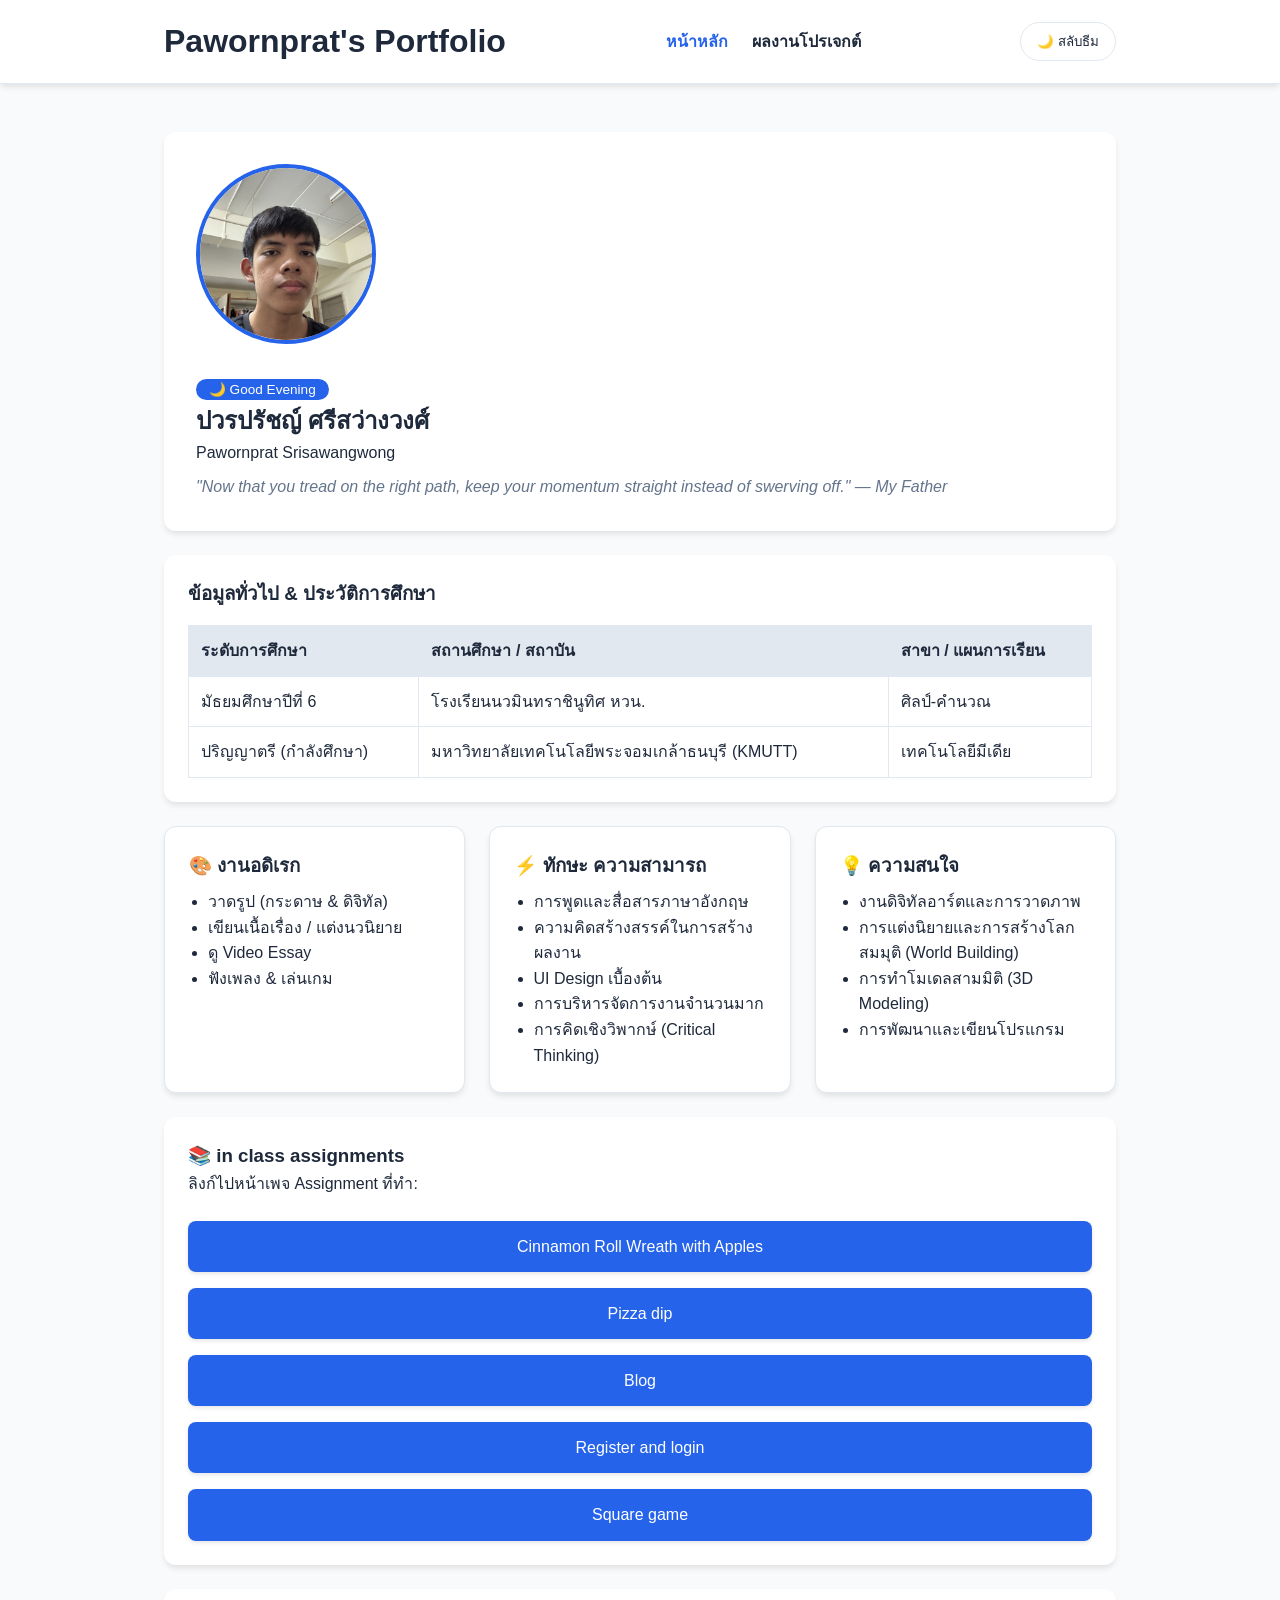
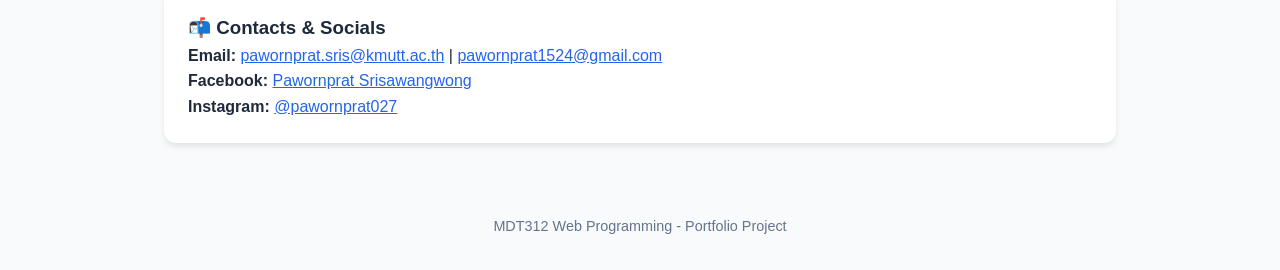
<file: index.html>
<!DOCTYPE html>
<html lang="th">
<head>
    <meta charset="UTF-8">
    <meta name="viewport" content="width=device-width, initial-scale=1.0">
    <title>Portfolio - ปวรปรัชญ์ ศรีสว่างวงศ์</title>
    <!-- เชื่อมต่อ External CSS เดียวกันทั้ง 2 หน้า HTML -->
    <link rel="stylesheet" href="style.css">
    <!-- เชื่อมต่อ External JavaScript -->
    <script src="system.js" defer></script>
</head>
<body>
    <header>
        <div class="container nav-container">
            <h1 class="logo">Pawornprat's Portfolio</h1>
            <nav>
                <ul class="nav-links">
                    <li><a href="index.html" class="active">หน้าหลัก</a></li>
                    <li><a href="project.html">ผลงานโปรเจกต์</a></li>
                </ul>
            </nav>
            <button id="theme-toggle" class="btn-theme">🌙 สลับธีม</button>
        </div>
    </header>

    <main class="container">
        <!-- Profile Section -->
        <section class="profile-card">
            <img src="Photo.jpg" alt="รูปถ่ายปวรปรัชญ์" class="profile-img">
            <div class="profile-info">
                <span id="greeting" class="badge">ยินดีต้อนรับ</span>
                <h2>ปวรปรัชญ์ ศรีสว่างวงศ์</h2>
                <p class="subtitle">Pawornprat Srisawangwong</p>
                <p class="quote">"Now that you tread on the right path, keep your momentum straight instead of swerving off." — My Father</p>
            </div>
        </section>

        <!-- General Info & Education Section -->
        <section class="section-block">
            <h3>ข้อมูลทั่วไป & ประวัติการศึกษา</h3>
            <table class="custom-table">
                <thead>
                    <tr>
                        <th>ระดับการศึกษา</th>
                        <th>สถานศึกษา / สถาบัน</th>
                        <th>สาขา / แผนการเรียน</th>
                    </tr>
                </thead>
                <tbody>
                    <tr>
                        <td>มัธยมศึกษาปีที่ 6</td>
                        <td>โรงเรียนนวมินทราชินูทิศ หวน.</td>
                        <td>ศิลป์-คำนวณ</td>
                    </tr>
                    <tr>
                        <td>ปริญญาตรี (กำลังศึกษา)</td>
                        <td>มหาวิทยาลัยเทคโนโลยีพระจอมเกล้าธนบุรี (KMUTT)</td>
                        <td>เทคโนโลยีมีเดีย</td>
                    </tr>
                </tbody>
            </table>
        </section>

        <!-- Hobbies, Skills, Interests -->
        <div class="info-grid">
            <div class="card">
                <h3>🎨 งานอดิเรก</h3>
                <ul>
                    <li>วาดรูป (กระดาษ & ดิจิทัล)</li>
                    <li>เขียนเนื้อเรื่อง / แต่งนวนิยาย</li>
                    <li>ดู Video Essay</li>
                    <li>ฟังเพลง & เล่นเกม</li>
                </ul>
            </div>

            <div class="card">
                <h3>⚡ ทักษะ ความสามารถ</h3>
                <ul>
                    <li>การพูดและสื่อสารภาษาอังกฤษ</li>
                    <li>ความคิดสร้างสรรค์ในการสร้างผลงาน</li>
                    <li>UI Design เบื้องต้น</li>
                    <li>การบริหารจัดการงานจำนวนมาก</li>
                    <li>การคิดเชิงวิพากษ์ (Critical Thinking)</li>
                </ul>
            </div>

            <div class="card">
                <h3>💡 ความสนใจ</h3>
                <ul>
                    <li>งานดิจิทัลอาร์ตและการวาดภาพ</li>
                    <li>การแต่งนิยายและการสร้างโลกสมมุติ (World Building)</li>
                    <li>การทำโมเดลสามมิติ (3D Modeling)</li>
                    <li>การพัฒนาและเขียนโปรแกรม</li>
                </ul>
            </div>
        </div>

<!-- Class Assignments Section -->
<section class="section-block highlight-box">
    <h3>📚 in class assignments</h3>
    <p>ลิงก์ไปหน้าเพจ Assignment ที่ทำ:</p>
    
    <!-- assignment listing with ul -->
    <ul class="assignment-list">
        <li><a href="assignments/assignment-3/Cinnamon_recipe.html" class="btn-link">Cinnamon Roll Wreath with Apples</a></li>
        <li><a href="assignments/assignment-4/Pizza_dip_recipe.html" class="btn-link">Pizza dip</a></li>
        <li><a href="assignments/assignment-5/blog.html" class="btn-link">Blog</a></li>
        <li><a href="assignments/assignment-6/register.html" class="btn-link">Register and login</a></li>
        <li><a href="assignments/assignment-7/squaregame.html" class="btn-link">Square game</a></li>
    </ul>
</section>

        <!-- Contact & Social Links Section -->
        <section class="section-block">
            <h3>📬 Contacts & Socials</h3>
            <p><strong>Email:</strong> <a href="mailto:pawornprat.sris@kmutt.ac.th">pawornprat.sris@kmutt.ac.th</a> | <a href="mailto:pawornprat1524@gmail.com">pawornprat1524@gmail.com</a></p>
            <p><strong>Facebook:</strong> <a href="https://facebook.com" target="_blank" rel="noopener">Pawornprat Srisawangwong</a></p>
            <p><strong>Instagram:</strong> <a href="https://instagram.com" target="_blank" rel="noopener">@pawornprat027</a></p>
        </section>
    </main>

    <footer>
        <p>MDT312 Web Programming - Portfolio Project</p>
    </footer>
</body>
</html>
</file>
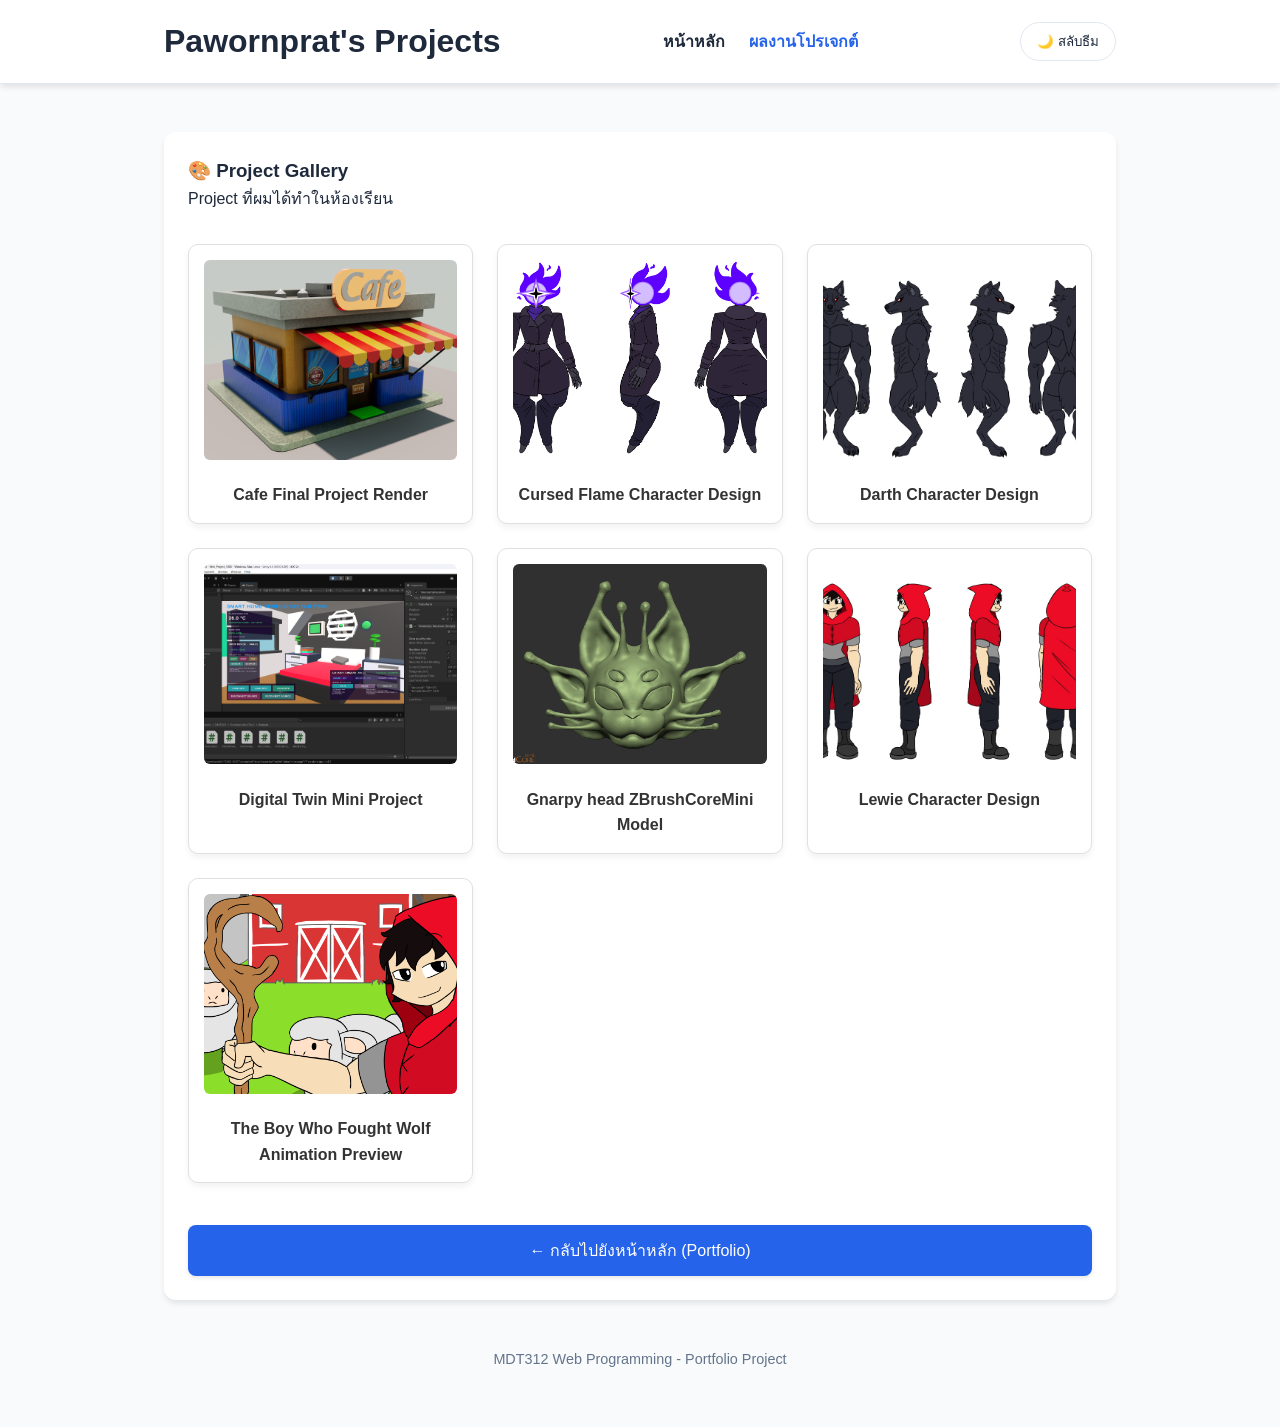
<file: project.html>
<!DOCTYPE html>
<html lang="th">
<head>
    <meta charset="UTF-8">
    <meta name="viewport" content="width=device-width, initial-scale=1.0">
    <title>Projects - ปวรปรัชญ์ ศรีสว่างวงศ์</title>
    <!-- ใช้ไฟล์ External CSS เดียวกันกับ index.html -->
    <link rel="stylesheet" href="style.css">
    <script src="system.js" defer></script>
</head>
<body>
    <header>
        <div class="container nav-container">
            <h1 class="logo">Pawornprat's Projects</h1>
            <nav>
                <ul class="nav-links">
                    <li><a href="index.html">หน้าหลัก</a></li>
                    <li><a href="project.html" class="active">ผลงานโปรเจกต์</a></li>
                </ul>
            </nav>
            <button id="theme-toggle" class="btn-theme">🌙 สลับธีม</button>
        </div>
    </header>

    <main class="container">
<!-- Gallery -->
<section class="section-block">
    <h3>🎨 Project Gallery</h3>
    <p>Project ที่ผมได้ทำในห้องเรียน</p>

    <!-- Gallery Grid -->
    <div class="gallery-grid">
        
        <!-- รูปที่ 1 -->
        <div class="gallery-item">
            <img src="projects/Cafe_final_project_render.png" alt="Cafe Project Render">
            <p>Cafe Final Project Render</p>
        </div>

        <!-- รูปที่ 2 -->
        <div class="gallery-item">
            <img src="projects/Cursed_Flame.png" alt="Cursed Flame">
            <p>Cursed Flame Character Design</p>
        </div>

        <!-- รูปที่ 3 -->
        <div class="gallery-item">
            <img src="projects/Darth.png" alt="Darth Model">
            <p>Darth Character Design</p>
        </div>

        <!-- รูปที่ 4 -->
        <div class="gallery-item">
            <img src="projects/Digital_twin.png" alt="Digital Twin">
            <p>Digital Twin Mini Project</p>
        </div>

        <!-- รูปที่ 5 -->
        <div class="gallery-item">
            <img src="projects/Gnarp.png" alt="Gnarp Character">
            <p>Gnarpy head ZBrushCoreMini Model</p>
        </div>

        <!-- รูปที่ 6 -->
        <div class="gallery-item">
            <img src="projects/Lewie.png" alt="Lewie Model">
            <p>Lewie Character Design</p>
        </div>

        <!-- รูปที่ 7 -->
        <div class="gallery-item">
            <img src="projects/TBWFW_preview1.png" alt="TBWFW Preview">
            <p>The Boy Who Fought Wolf Animation Preview</p>
        </div>
        
    </div>

    <!-- Return button -->
    <br>
    <a href="index.html" class="btn-link" style="display: block; text-align: center; margin-top: 1rem;">
        ← กลับไปยังหน้าหลัก (Portfolio)
    </a>
</section>

    <footer>
        <p>MDT312 Web Programming - Portfolio Project</p>
    </footer>
</body>
</html>
</file>
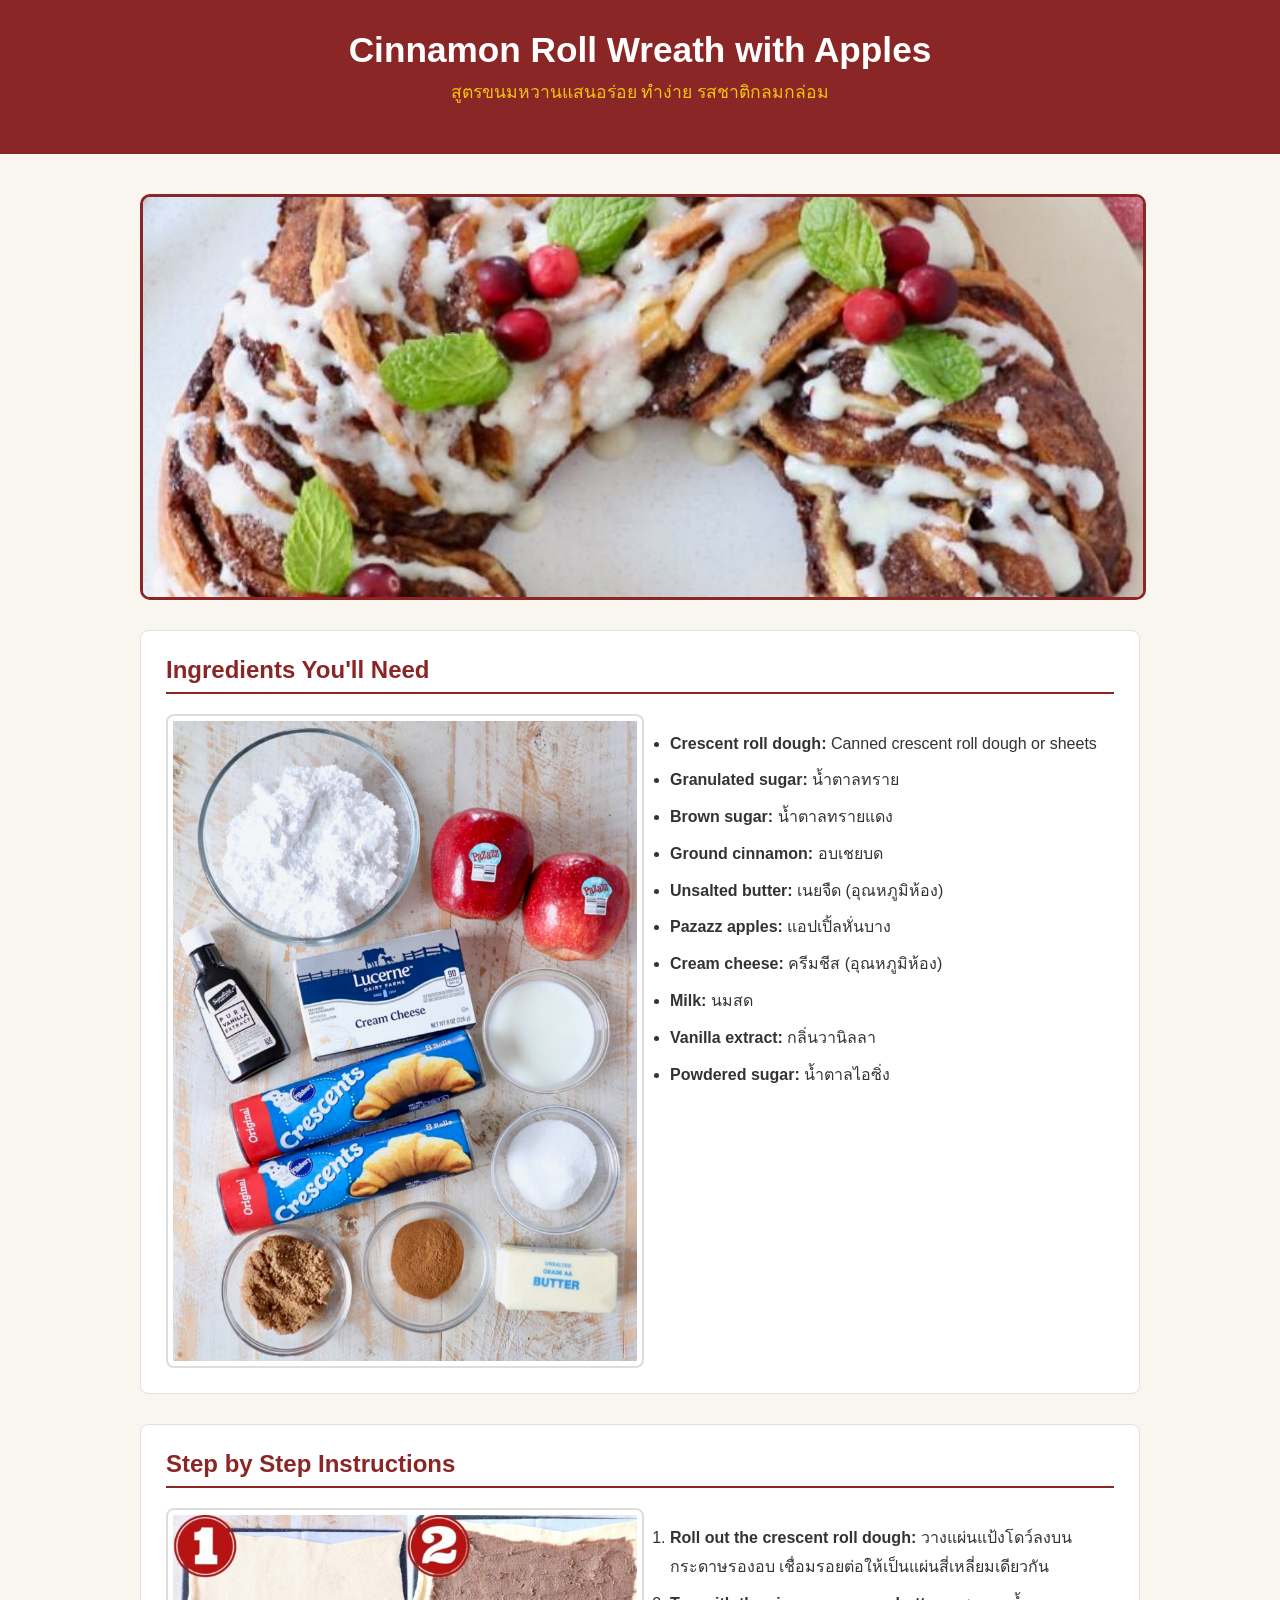
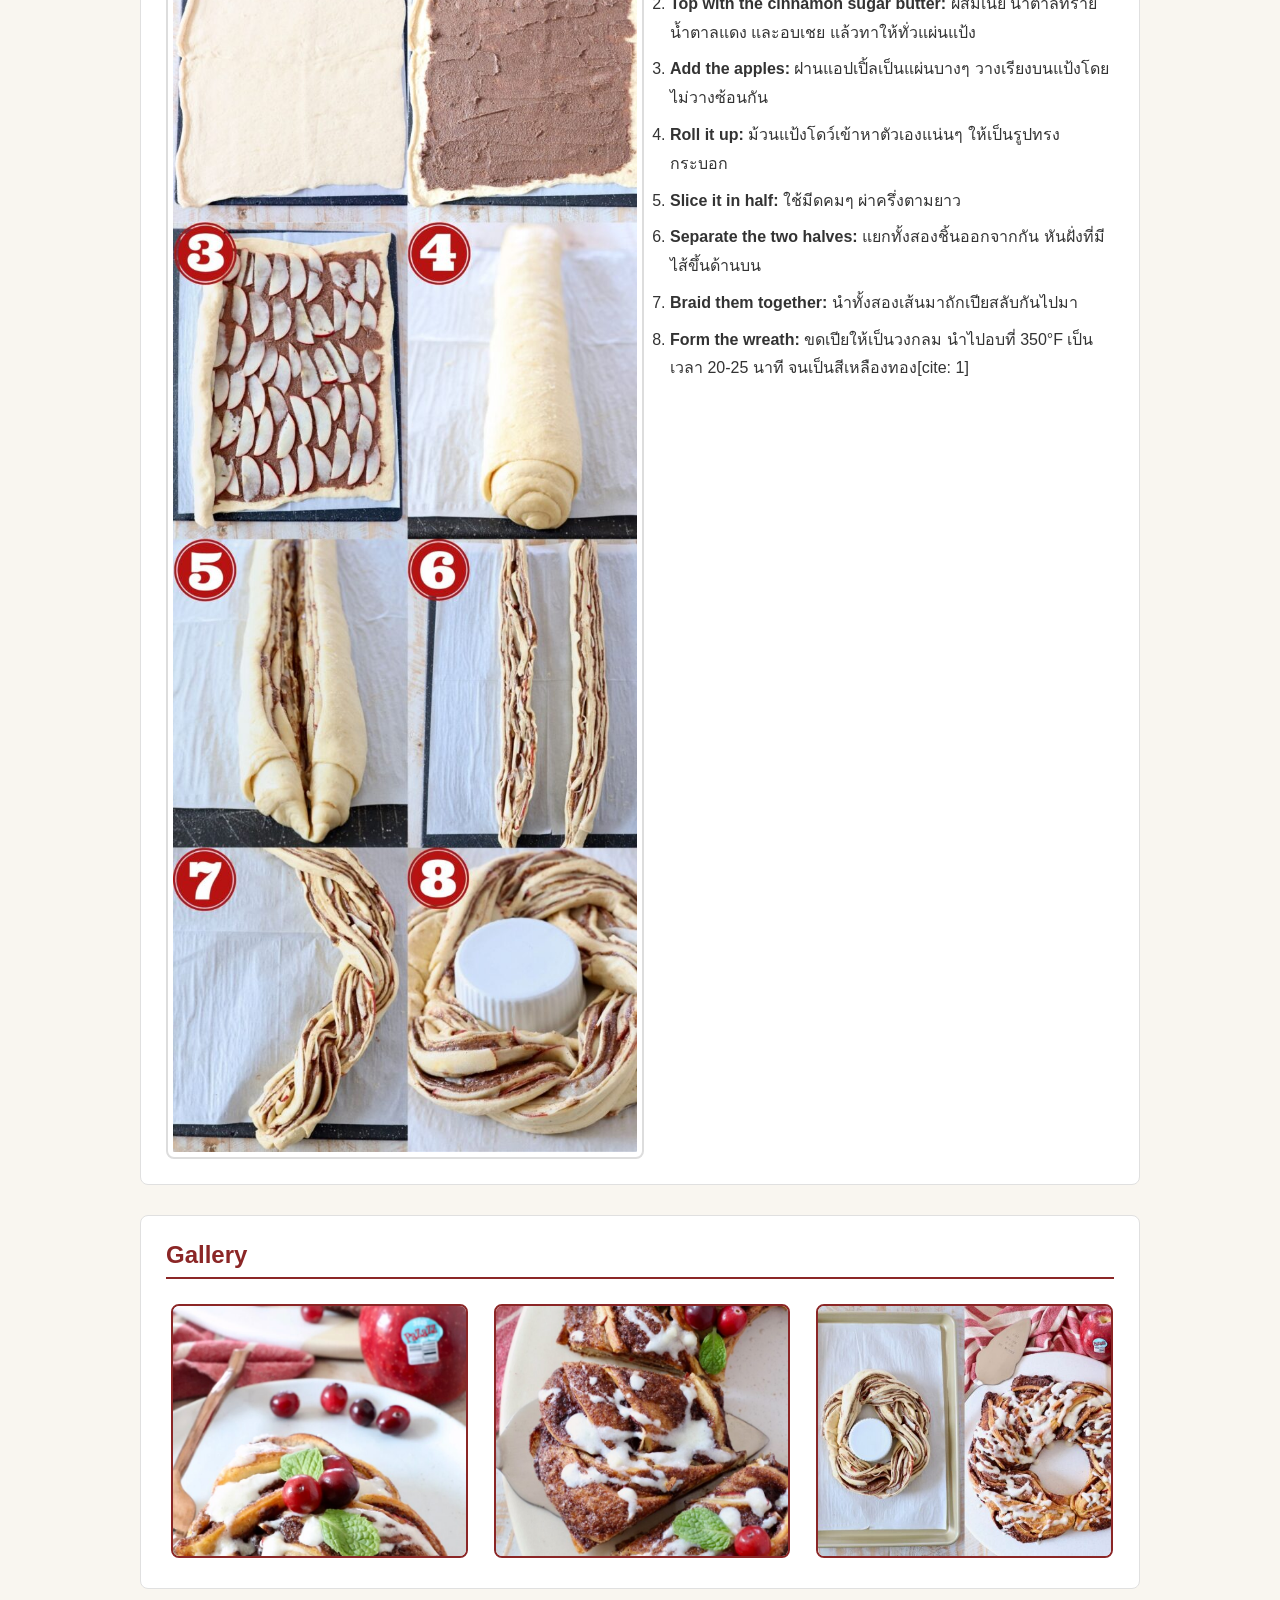
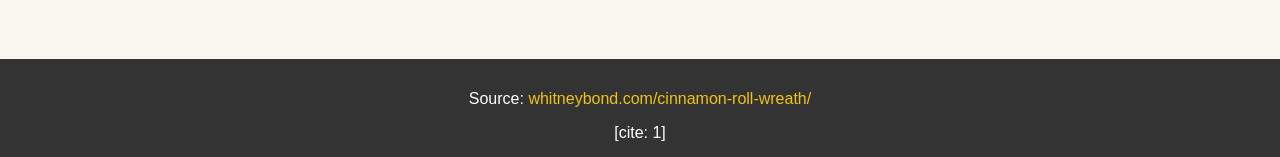
<file: assignments/assignment-3/Cinnamon_recipe.html>
<!DOCTYPE html>
<html lang="th">
<head>
    <meta charset="UTF-8">
    <meta name="viewport" content="width=device-width, initial-scale=1.0">
    <title>Cinnamon Roll Wreath with Apples</title>
    <link rel="stylesheet" href="style.css">
</head>
<body>

    <header class="header">
        <h1>Cinnamon Roll Wreath with Apples</h1>
        <p class="subtitle">สูตรขนมหวานแสนอร่อย ทำง่าย รสชาติกลมกล่อม</p>
    </header>

    <div class="container">
        
        <!-- รูปภาพหน้าปกหลัก -->
        <div class="main-banner">
            <img src="pic/cinnamon-5.jpeg" alt="Cinnamon Roll Wreath Finished">
        </div>

        <!-- ส่วนผสม (Ingredients) -->
        <section class="section">
            <h2>Ingredients You'll Need</h2>
            <div class="flex-container ingredients-wrapper">
                <div class="flex-item img-box">
                    <img src="pic/cinnamon-1.jpeg" alt="Ingredients">
                </div>
                <div class="flex-item list-box">
                    <ul>
                        <li><strong>Crescent roll dough:</strong> Canned crescent roll dough or sheets</li>
                        <li><strong>Granulated sugar:</strong> น้ำตาลทราย</li>
                        <li><strong>Brown sugar:</strong> น้ำตาลทรายแดง</li>
                        <li><strong>Ground cinnamon:</strong> อบเชยบด</li>
                        <li><strong>Unsalted butter:</strong> เนยจืด (อุณหภูมิห้อง)</li>
                        <li><strong>Pazazz apples:</strong> แอปเปิ้ลหั่นบาง</li>
                        <li><strong>Cream cheese:</strong> ครีมชีส (อุณหภูมิห้อง)</li>
                        <li><strong>Milk:</strong> นมสด</li>
                        <li><strong>Vanilla extract:</strong> กลิ่นวานิลลา</li>
                        <li><strong>Powdered sugar:</strong> น้ำตาลไอซิ่ง</li>
                    </ul>
                </div>
            </div>
        </section>

        <!-- ขั้นตอนการทำ (Instructions) -->
        <section class="section">
            <h2>Step by Step Instructions</h2>
            <div class="flex-container steps-wrapper">
                <div class="flex-item steps-img">
                    <img src="pic/cinnamon-2.jpeg" alt="Preparation Steps 1-8">
                </div>
                <div class="flex-item steps-text">
                    <ol>
                        <li><strong>Roll out the crescent roll dough:</strong> วางแผ่นแป้งโดว์ลงบนกระดาษรองอบ เชื่อมรอยต่อให้เป็นแผ่นสี่เหลี่ยมเดียวกัน</li>
                        <li><strong>Top with the cinnamon sugar butter:</strong> ผสมเนย น้ำตาลทราย น้ำตาลแดง และอบเชย แล้วทาให้ทั่วแผ่นแป้ง</li>
                        <li><strong>Add the apples:</strong> ฝานแอปเปิ้ลเป็นแผ่นบางๆ วางเรียงบนแป้งโดยไม่วางซ้อนกัน</li>
                        <li><strong>Roll it up:</strong> ม้วนแป้งโดว์เข้าหาตัวเองแน่นๆ ให้เป็นรูปทรงกระบอก</li>
                        <li><strong>Slice it in half:</strong> ใช้มีดคมๆ ผ่าครึ่งตามยาว</li>
                        <li><strong>Separate the two halves:</strong> แยกทั้งสองชิ้นออกจากกัน หันฝั่งที่มีไส้ขึ้นด้านบน</li>
                        <li><strong>Braid them together:</strong> นำทั้งสองเส้นมาถักเปียสลับกันไปมา</li>
                        <li><strong>Form the wreath:</strong> ขดเปียให้เป็นวงกลม นำไปอบที่ 350°F เป็นเวลา 20-25 นาที จนเป็นสีเหลืองทอง[cite: 1]</li>
                    </ol>
                </div>
            </div>
        </section>

        <!-- Gallery แสดงภาพผลงาน -->
        <section class="section">
            <h2>Gallery</h2>
            <div class="flex-container gallery">
                <div class="gallery-card">
                    <img src="pic/cinnamon-3.jpeg" alt="Serving slice">
                </div>
                <div class="gallery-card">
                    <img src="pic/cinnamon-4.jpeg" alt="Close up slice">
                </div>
                <div class="gallery-card">
                    <img src="pic/cinnamon-6.jpeg" alt="Baking process and result">
                </div>
            </div>
        </section>

    </div>

    <footer class="footer">
        <p>Source: <a href="https://whitneybond.com/cinnamon-roll-wreath/" target="_blank">whitneybond.com/cinnamon-roll-wreath/</a></p>[cite: 1]
    </footer>

</body>
</html>
</file>
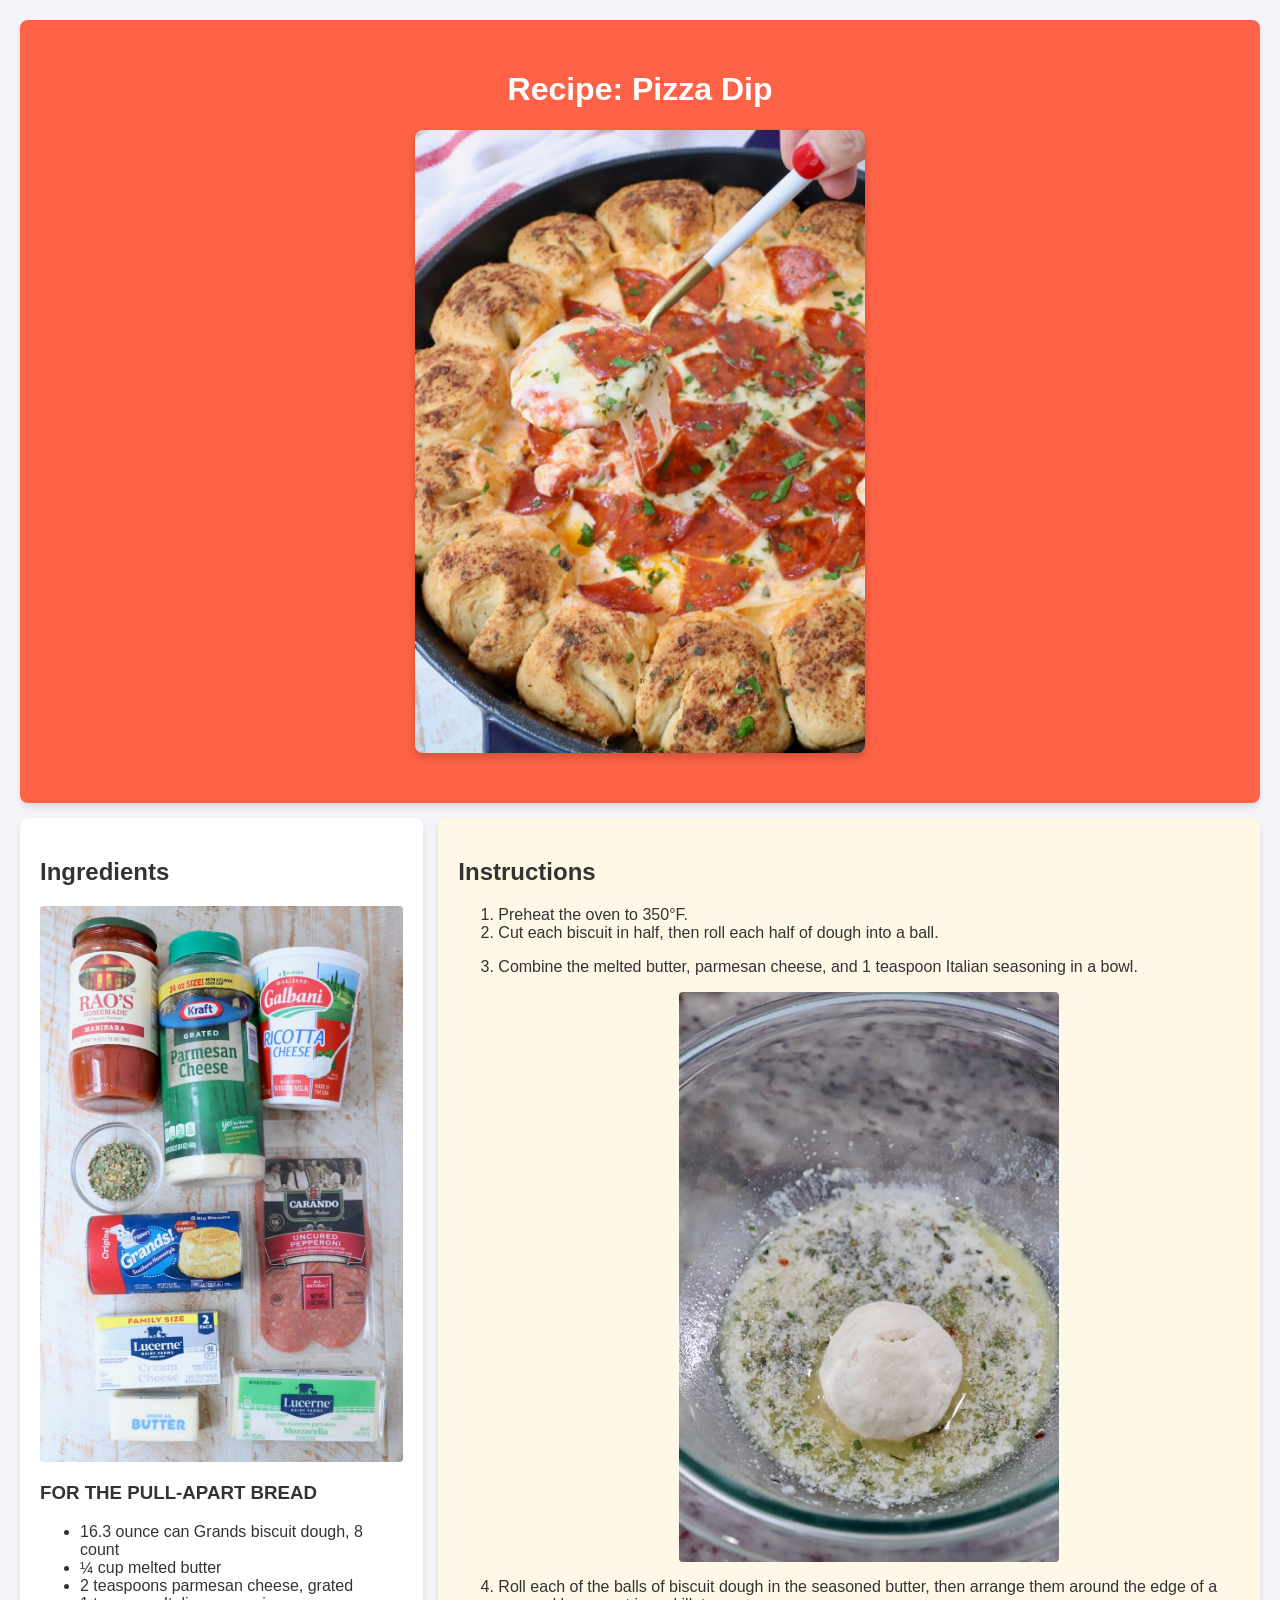
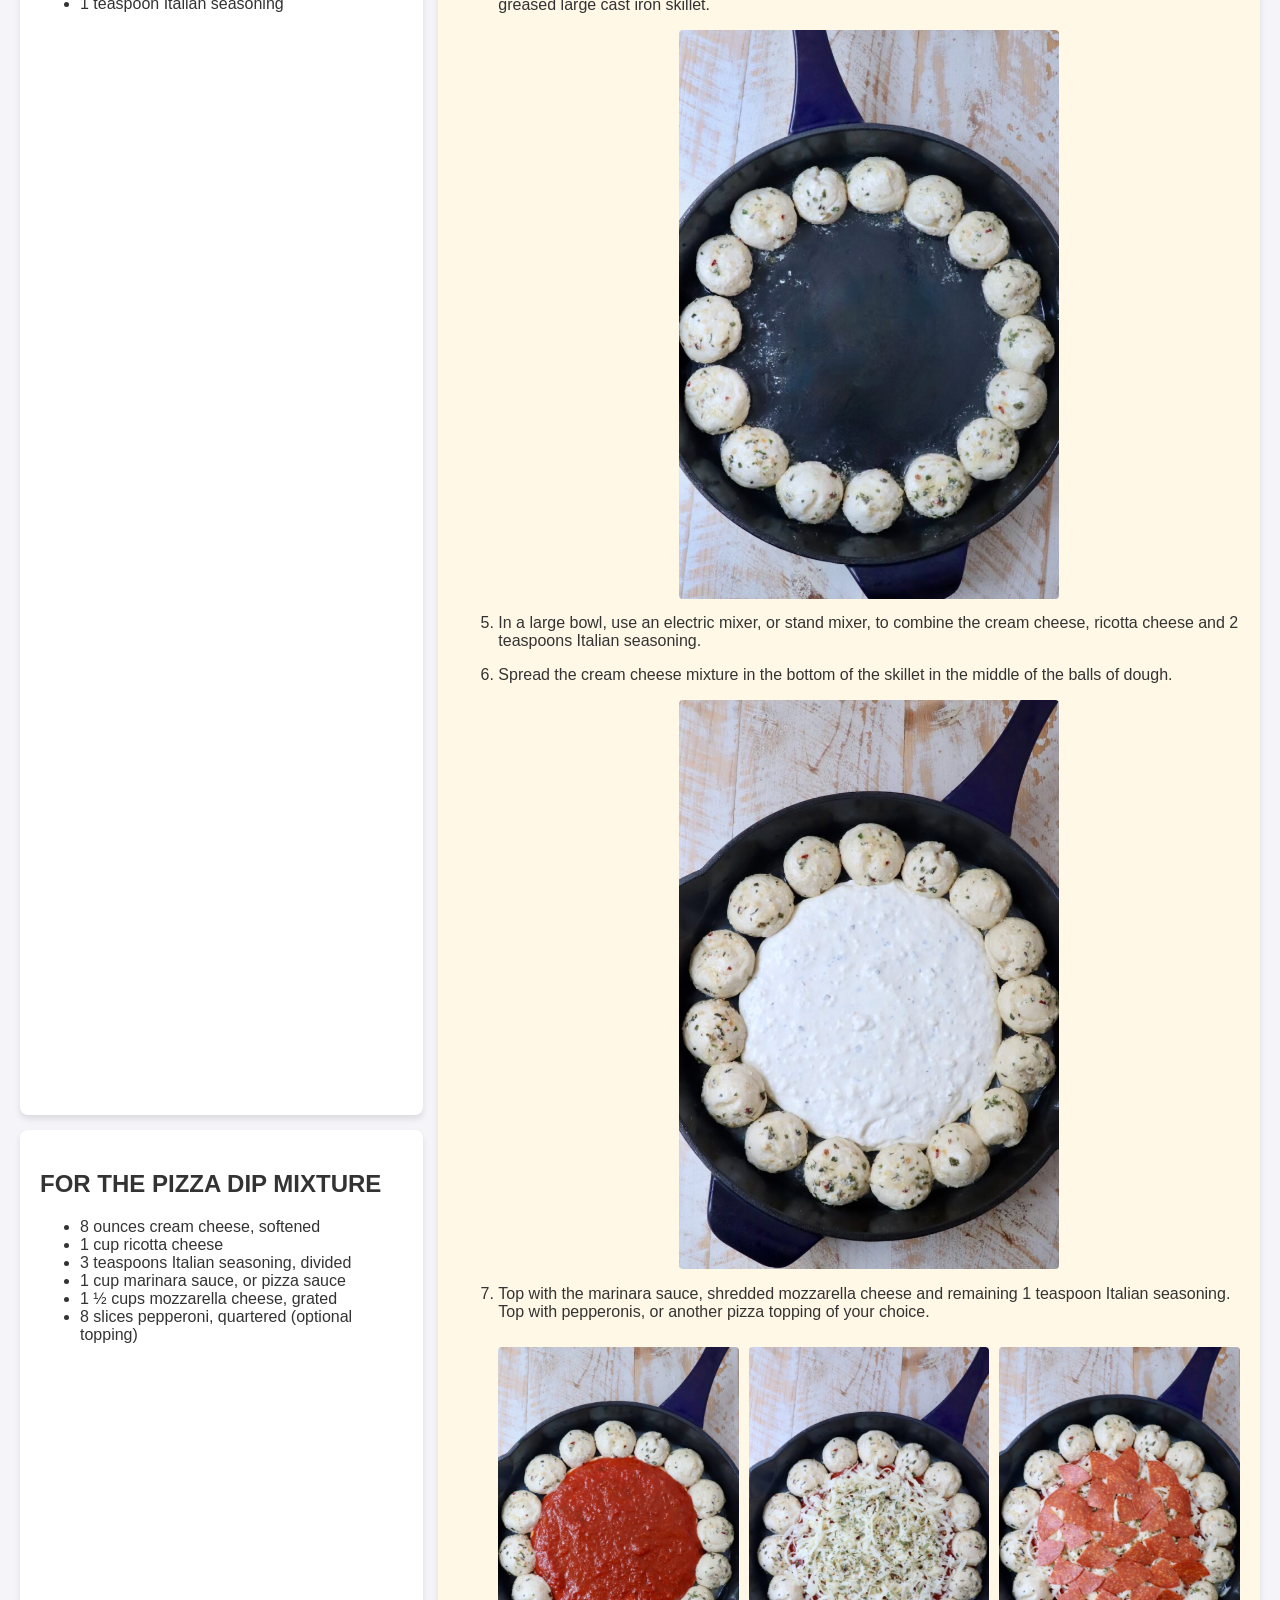
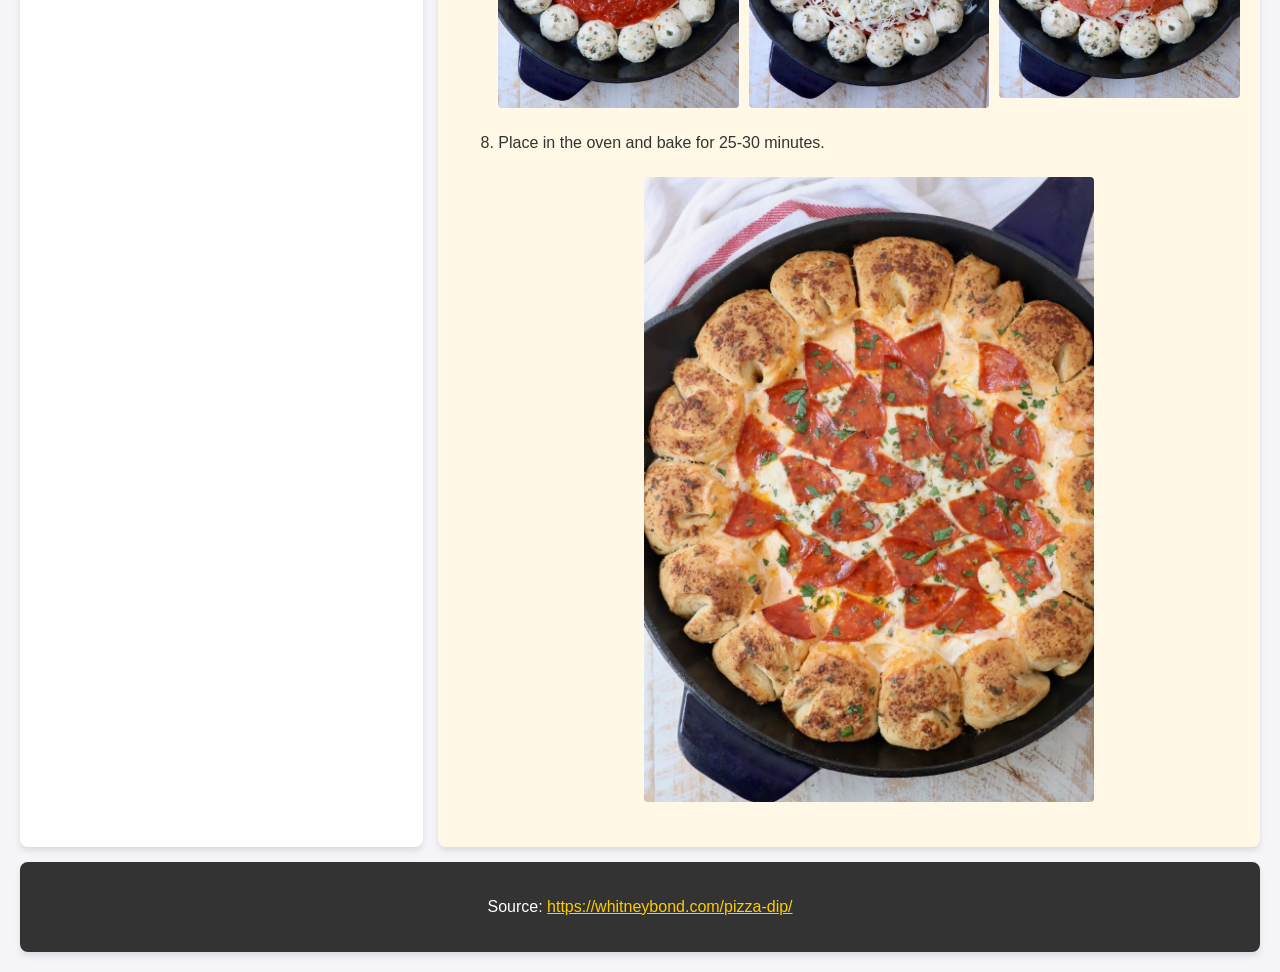
<file: assignments/assignment-4/Pizza_dip_recipe.html>
<!DOCTYPE html>
<html>
<head>
	<meta charset='utf-8'>
	<meta http-equiv='X-UA-Compatible' content='IE=edge'>
	<title>Recipe: Pizza Dip</title>
	<meta name='viewport' content='width=device-width, initial-scale=1'>
	<link rel='stylesheet' type='text/css' media='screen' href='main.css'>
</head>
<body>
	<div class="grid-container">
        <div id="header">
            <h1>Recipe: Pizza Dip</h1>
            <img src="pic/pizza-dip-9.jpeg" alt="Pizza Dip with stretchy cheese" class="hero-image">
        </div>
        
        <div id="ingredients">
            <h2>Ingredients</h2>
            <img src="pic/pizza-dip-1.jpeg" alt="All ingredients for Pizza Dip" class="ingredients-image">
            
            <h3>FOR THE PULL-APART BREAD</h3>
            <ul>
                <li>16.3 ounce can Grands biscuit dough, 8 count</li>
                <li>¼ cup melted butter</li>
                <li>2 teaspoons parmesan cheese, grated</li>
                <li>1 teaspoon Italian seasoning</li>
            </ul>
        </div>
        
        <div id="instructions">
            <h2>Instructions</h2>
            <ol>
                <li>Preheat the oven to 350°F.</li>
                <li>Cut each biscuit in half, then roll each half of dough into a ball.</li>
                <li>
                    <p>Combine the melted butter, parmesan cheese, and 1 teaspoon Italian seasoning in a bowl.</p>
                    <img src="pic/pizza-dip-2.jpeg" alt="Dough in butter seasoning" class="step-image">
                </li>
                <li>
                    <p>Roll each of the balls of biscuit dough in the seasoned butter, then arrange them around the edge of a greased large cast iron skillet.</p>
                    <img src="pic/pizza-dip-3.jpeg" alt="Dough balls arranged in skillet" class="step-image">
                </li>
                <li>In a large bowl, use an electric mixer, or stand mixer, to combine the cream cheese, ricotta cheese and 2 teaspoons Italian seasoning.</li>
                <li>
                    <p>Spread the cream cheese mixture in the bottom of the skillet in the middle of the balls of dough.</p>
                    <img src="pic/pizza-dip-4.jpeg" alt="Cream cheese spread in skillet" class="step-image">
                </li>
                <li>
                    <p>Top with the marinara sauce, shredded mozzarella cheese and remaining 1 teaspoon Italian seasoning. Top with pepperonis, or another pizza topping of your choice.</p>
                    <div class="topping-images">
                        <img src="pic/pizza-dip-5.jpeg" alt="Marinara sauce spread" class="step-image-small">
                        <img src="pic/pizza-dip-6.jpeg" alt="Mozzarella cheese sprinkled" class="step-image-small">
                        <img src="pic/pizza-dip-7.jpeg" alt="Pepperoni topping" class="step-image-small">
                    </div>
                </li>
                <li>
                    <p>Place in the oven and bake for 25-30 minutes.</p>
                    <img src="pic/pizza-dip-8.jpeg" alt="Baked Pizza Dip in skillet" class="result-image">
                </li>
            </ol>
        </div>
        
        <div id="creamcheese">
            <h2>FOR THE PIZZA DIP MIXTURE</h2>
            <ul>
                <li>8 ounces cream cheese, softened</li>
                <li>1 cup ricotta cheese</li>
                <li>3 teaspoons Italian seasoning, divided</li>
                <li>1 cup marinara sauce, or pizza sauce</li>
                <li>1 ½ cups mozzarella cheese, grated</li>
                <li>8 slices pepperoni, quartered (optional topping)</li>
            </ul>
        </div>
        
        <div id="footer">
            <p>Source: <a href="https://whitneybond.com/pizza-dip/">https://whitneybond.com/pizza-dip/</a></p>
        </div>
	</div>
</body>
</html>
</file>
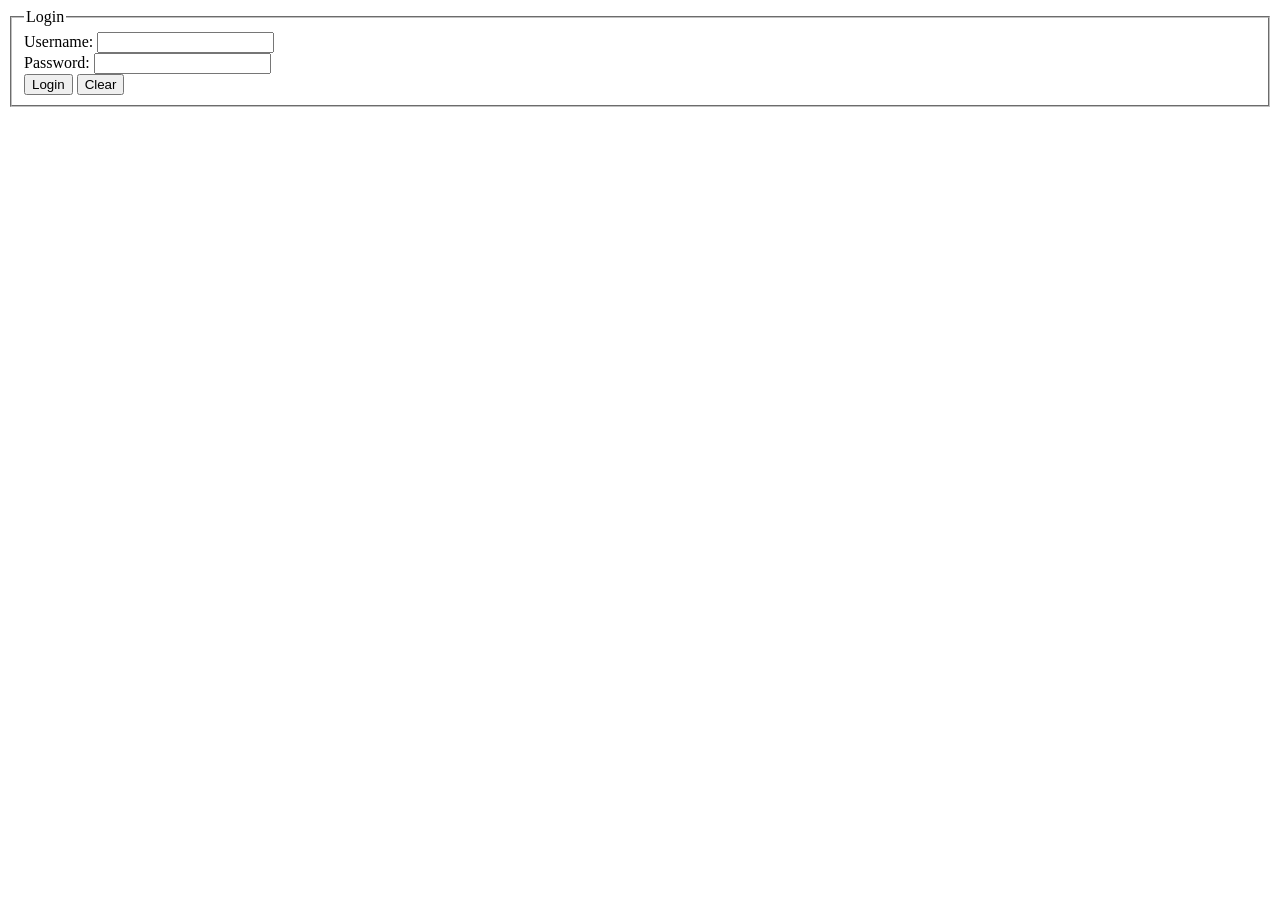
<file: assignments/assignment-6/login.html>
<!DOCTYPE html>
<html>
	<head>
		<meta charset="UTF-8">
		<title>Login</title>
		<script type="text/javascript" src="login.js"></script>
	</head>
	<body>
		<form name="myLogin" id = "myLogin">
			<fieldset>
				<legend>Login</legend>
				Username: 
				<input type="text" name="username" id="username" required>
				<br>
				Password: 
				<input type="password" name="password" required>
				<br>
				<input type="submit" value="Login" id="loginBtn">
				<input type="reset" value="Clear" id="clearBtn">

			</fieldset>
			

		</form>
		
	</body>
</html>
</file>
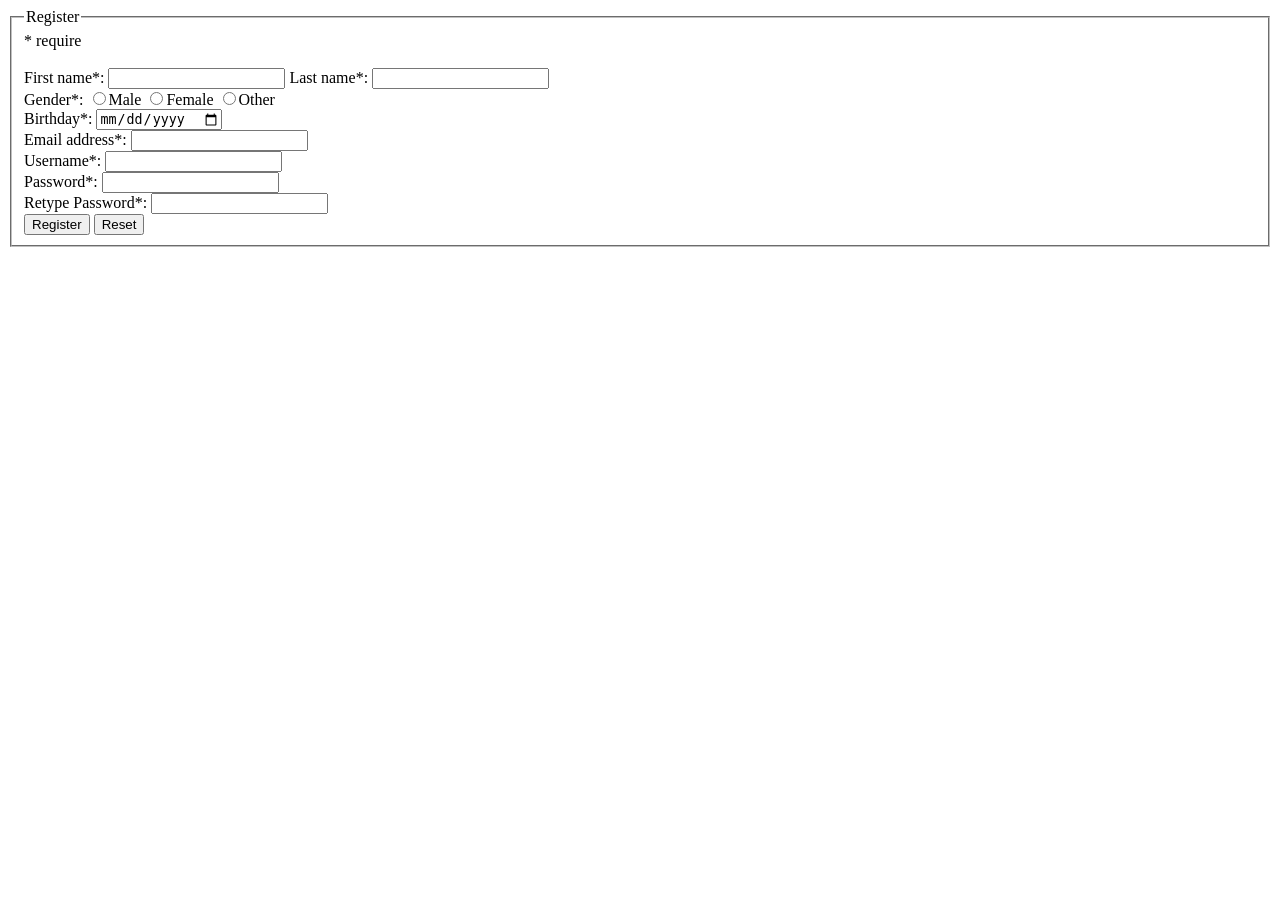
<file: assignments/assignment-6/register.html>
<!DOCTYPE html>
<html>
	<head>
		<meta charset="UTF-8">
		<title>Register</title>
		<script type="text/javascript" src="register.js"></script>
	</head>
	<body>
		<form name="myRegister" id="myRegister" action="login.html">
			<fieldset>
				<legend>Register</legend>
				<span>* require</span> <br>
				<span id="errormsg"></span> <br>
				First name*: 
				<input type="text" name="firstname" required>
				Last name*: 
				<input type="text" name="lastname" >
				<br>
				Gender*: 
				<input type="radio" name="gender" value="male" >Male
				<input type="radio" name="gender" value="female" >Female
				<input type="radio" name="gender" value="other" >Other
				<br>
				Birthday*: 
				<input type="date" name="bday" value="" >
				<br>
				Email address*: 
				<input type="email" name="email" >
				<br>
				Username*: 
				<input type="text" name="username" >
				<br>
				Password*: 
				<input type="password" name="password" required>
				<br>
				Retype Password*: 
				<input type="password" name="password" required>
				<br>
				<input type="submit" value="Register" id="registerBtn">
				<input type="reset" value="Reset" id="resetBtn">
			</fieldset>
		</form>

		
	</body>
</html>
</file>
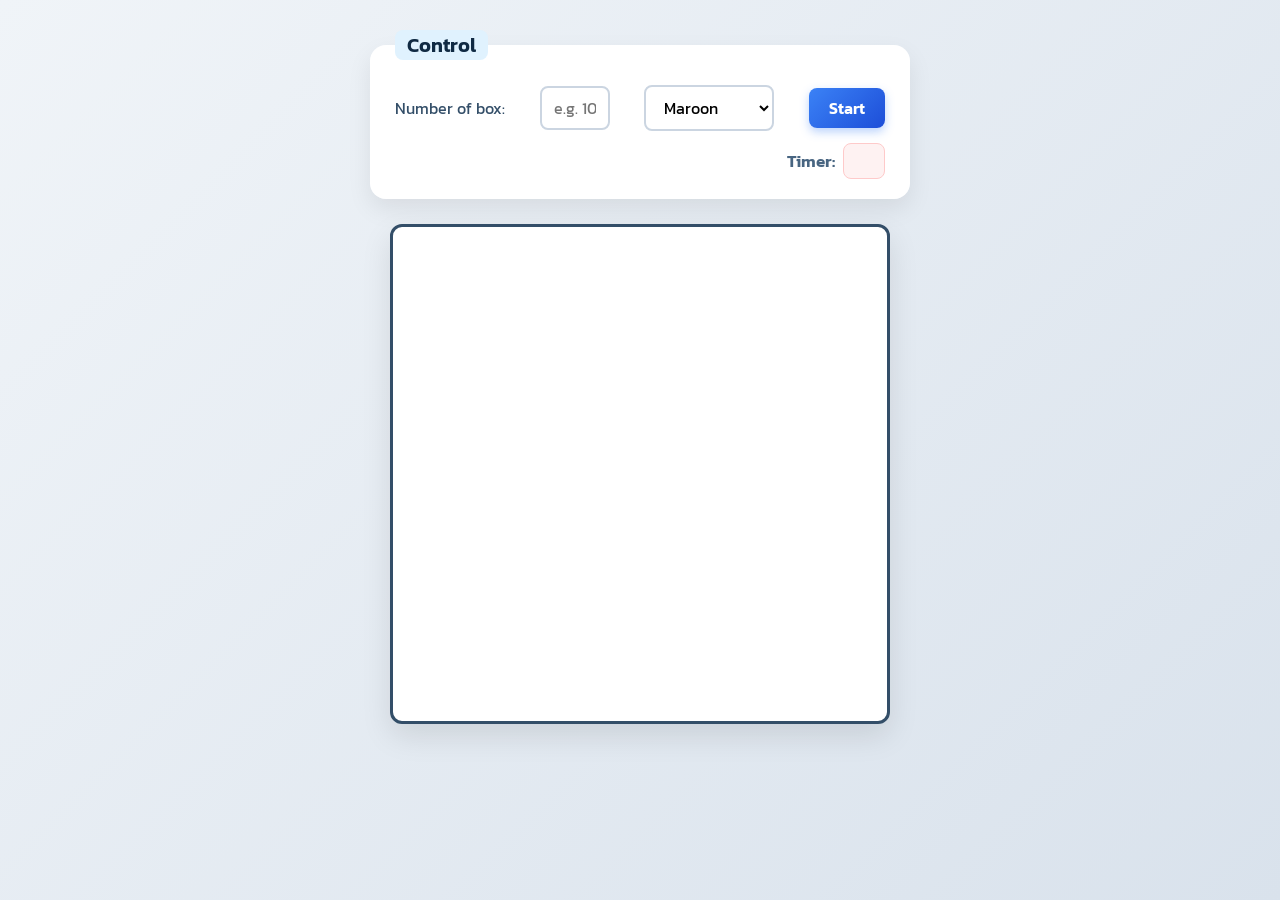
<file: assignments/assignment-7/squaregame.html>
<!DOCTYPE html>
<html lang="en">
	<head>
		<meta charset="UTF-8">
		<meta name="viewport" content="width=device-width, initial-scale=1.0">
		<title>Square game</title>
		<script type="text/javascript" src="game.js"></script>
		<link rel="stylesheet" type="text/css" href="game.css">
	</head>
	<body>
		<!-- these codes were adapted from https://courses.cs.washington.edu/courses/cse154/17sp/lecture/more-dom/code/squares.html  -->

		<fieldset>
			<legend>Control</legend>
			<label for="numbox">Number of box: </label>
			<input type="text" name="numbox" id="numbox" placeholder="e.g. 10">
			<select name="color" id="color">
				<option value="maroon">Maroon</option>
				<option value="lightgreen">Lightgreen</option>
				<option value="magenta">Magenta</option>
			</select>
			<button id="start">Start</button>
			<div id="timerClock"> Timer:
				<div id="clock"></div>
			</div>
		</fieldset>

		<div id="container">
			<div id="layer"></div>
		</div>
	
	</body>
</html>
</file>
<file: style.css>
/* กำหนดค่าตัวแปรสีสำหรับเปลี่ยนธีมง่ายขึ้น */
:root {
    --bg-color: #f8fafc;
    --text-color: #1e293b;
    --card-bg: #ffffff;
    --primary-color: #2563eb;
    --primary-hover: #1d4ed8;
    --border-color: #e2e8f0;
    --shadow: 0 4px 6px -1px rgba(0, 0, 0, 0.1);
}

/* ชุดสีสลับ Dark Mode */
[data-theme="dark"] {
    --bg-color: #0f172a;
    --text-color: #f8fafc;
    --card-bg: #1e293b;
    --primary-color: #38bdf8;
    --primary-hover: #7dd3fc;
    --border-color: #334155;
    --shadow: 0 4px 6px -1px rgba(0, 0, 0, 0.5);
}

* {
    box-sizing: border-box;
    margin: 0;
    padding: 0;
    transition: background-color 0.3s, color 0.3s;
}

body {
    font-family: 'Segoe UI', Tahoma, Geneva, Verdana, sans-serif;
    background-color: var(--bg-color);
    color: var(--text-color);
    line-height: 1.6;
    padding-bottom: 2rem;
}

.container {
    max-width: 1000px;
    margin: 0 auto;
    padding: 1.5rem;
}

/* Navigation Header */
header {
    background-color: var(--card-bg);
    border-bottom: 1px solid var(--border-color);
    box-shadow: var(--shadow);
    position: sticky;
    top: 0;
    z-index: 100;
}

.nav-container {
    display: flex;
    justify-content: space-between;
    align-items: center;
    padding: 1rem 1.5rem;
}

.nav-links {
    display: flex;
    list-style: none;
    gap: 1.5rem;
}

.nav-links a {
    text-decoration: none;
    color: var(--text-color);
    font-weight: 600;
}

.nav-links a.active, .nav-links a:hover {
    color: var(--primary-color);
}

.btn-theme {
    padding: 0.5rem 1rem;
    border-radius: 20px;
    border: 1px solid var(--border-color);
    background: var(--card-bg);
    color: var(--text-color);
    cursor: pointer;
}

/* Profile Card */
.profile-card {
    display: flex;
    flex-wrap: wrap;
    gap: 2rem;
    align-items: center;
    background: var(--card-bg);
    padding: 2rem;
    border-radius: 12px;
    box-shadow: var(--shadow);
    margin-top: 1.5rem;
}

.profile-img {
    width: 180px;
    height: 180px;
    object-fit: cover;
    border-radius: 50%;
    border: 4px solid var(--primary-color);
}

.badge {
    background: var(--primary-color);
    color: white;
    padding: 0.2rem 0.8rem;
    border-radius: 12px;
    font-size: 0.85rem;
}

.quote {
    font-style: italic;
    color: #64748b;
    margin-top: 0.5rem;
}

/* Sections & Table */
.section-block {
    background: var(--card-bg);
    padding: 1.5rem;
    border-radius: 12px;
    box-shadow: var(--shadow);
    margin-top: 1.5rem;
}

.custom-table {
    width: 100%;
    border-collapse: collapse;
    margin-top: 1rem;
}

.custom-table th, .custom-table td {
    border: 1px solid var(--border-color);
    padding: 0.75rem;
    text-align: left;
}

.custom-table th {
    background-color: var(--border-color);
}

/* Responsive Grid System */
.info-grid, .projects-grid {
    display: grid;
    grid-template-columns: repeat(auto-fit, minmax(280px, 1fr));
    gap: 1.5rem;
    margin-top: 1.5rem;
}

.card, .project-card {
    background: var(--card-bg);
    padding: 1.5rem;
    border-radius: 12px;
    box-shadow: var(--shadow);
    border: 1px solid var(--border-color);
}

.card ul {
    padding-left: 1.2rem;
    margin-top: 0.5rem;
}

/* Links & Buttons */
.assignment-links {
    display: flex;
    flex-wrap: wrap;
    gap: 0.8rem;
    margin-top: 1rem;
}

.btn-link {
    display: inline-block;
    padding: 0.6rem 1.2rem;
    background-color: var(--primary-color);
    color: white;
    text-decoration: none;
    border-radius: 8px;
    font-weight: 500;
}

.btn-link:hover {
    background-color: var(--primary-hover);
}

a {
    color: var(--primary-color);
}

footer {
    text-align: center;
    margin-top: 3rem;
    color: #64748b;
    font-size: 0.9rem;
}

/* Responsive Media Query */
@media (max-width: 600px) {
    .profile-card {
        flex-direction: column;
        text-align: center;
    }
}

.assignment-list {
    list-style-type: none;
    padding: 0;
    margin-top: 1.5rem;
    display: flex;
    flex-direction: column;
    gap: 1rem;
}

.btn-link {
    display: block; 
    text-align: center;
    padding: 0.8rem 1rem;
    background-color: var(--primary-color);
    color: white;
    text-decoration: none;
    border-radius: 8px;
    font-weight: 500;
    transition: background-color 0.3s, transform 0.2s;
    box-shadow: 0 2px 4px rgba(0, 0, 0, 0.1);
}

.btn-link:hover {
    background-color: var(--primary-hover);
    transform: translateY(-2px);
}

/* =========================================
   CSS project.html 
   ========================================= */

.gallery-grid {
    display: grid;
    grid-template-columns: repeat(auto-fit, minmax(250px, 1fr));
    gap: 1.5rem;
    margin-top: 2rem;
}

.gallery-item {
    background-color: #ffffff;
    border: 1px solid #e0e0e0;
    border-radius: 10px;
    padding: 15px;
    text-align: center;
    box-shadow: 0 4px 6px rgba(0, 0, 0, 0.05);
    transition: transform 0.3s ease, box-shadow 0.3s ease;
}

.gallery-item:hover {
    transform: translateY(-5px);
    box-shadow: 0 8px 15px rgba(0, 0, 0, 0.1);
}

.gallery-item img {
    width: 100%;
    height: 200px; /* ล็อกความสูงให้รูปดูเท่ากัน */
    object-fit: cover; /* ครอปรูปให้เต็มพื้นที่โดยไม่เสียสัดส่วน */
    border-radius: 6px;
    margin-bottom: 15px;
}

.gallery-item p {
    margin: 0;
    font-weight: 600;
    color: #333333;
    font-size: 1rem;
}
</file>
<file: assignments/assignment-3/style.css>
/* General Layout Settings */
body {
    font-family: 'Segoe UI', Tahoma, Geneva, Verdana, sans-serif;
    background-color: #f9f6f0;
    color: #333333;
    /* Box Model: margin & padding */
    margin: 0;
    padding: 0;
}

img {
    max-width: 100%;
    height: auto;
    display: block;
}

/* Header with text-align */
.header {
    background-color: #8b2626;
    color: #ffffff;
    /* Box Model */
    padding: 30px 20px;
    margin-bottom: 20px;
    /* Text-align */
    text-align: center;
}

.header h1 {
    margin: 0;
    font-size: 2.2rem;
}

.subtitle {
    margin-top: 8px;
    font-size: 1.1rem;
    color: #f1c40f;
}

/* Container Box Model */
.container {
  width: 90%;
  max-width: 1000px;
  margin: 0 auto;
  padding: 20px;
}

/* Main Banner (Img & Width/Height) */
.main-banner img {
    /* Width & Height */
    width: 100%;
    height: 400px;
    object-fit: cover;
    /* Box Model */
    border: 3px solid #8b2626;
    border-radius: 10px;
    margin-bottom: 30px;
}

/* Sections Box Model */
.section {
    background-color: #ffffff;
    /* Box Model: border, padding, margin */
    border: 1px solid #e0e0e0;
    border-radius: 8px;
    padding: 25px;
    margin-bottom: 30px;
}

.section h2 {
    color: #8b2626;
    border-bottom: 2px solid #8b2626;
    padding-bottom: 8px;
    margin-top: 0;
}

/* FLEXBOX - Main Container Layout */
.flex-container {
  display: flex;
  flex-wrap: wrap;
  gap: 20px;
}

.flex-item {
  flex: 1 1 300px;
}

/* Img Styling */
.img-box img, .steps-img img {
    width: 100%;
    height: auto;
    border: 2px solid #ddd;
    border-radius: 8px;
    padding: 5px;
}

/* Lists styling */
ul, ol {
    padding-left: 20px;
    line-height: 1.8;
}

li {
    margin-bottom: 8px;
}

/* Gallery Flex-box Layout */
.gallery {
    /* Flex-box: Display: flex */
    display: flex;
    justify-content: space-between;
}

.gallery-card {
    flex: 1;
    min-width: 250px;
    /* Box Model */
    padding: 5px;
}

.gallery-card img {
    /* Width & Height */
    width: 100%;
    height: 250px;
    object-fit: cover;
    /* Box Model */
    border: 2px solid #8b2626;
    border-radius: 8px;
}

/* Footer with text-align */
.footer {
    background-color: #333;
    color: #fff;
    /* Text-align */
    text-align: center;
    /* Box Model */
    padding: 15px 0;
    margin-top: 20px;
}

.footer a {
    color: #f1c40f;
    text-decoration: none;
}
</file>
<file: assignments/assignment-4/main.css>
/* ==========================================
   1. Dynamic / Desktop Layout
   ========================================== */
* {
    box-sizing: border-box;
}

body {
    font-family: Arial, sans-serif;
    background-color: #f4f4f9;
    margin: 0;
    padding: 20px;
}

img {
    max-width: 100%;
    height: auto;
    border-radius: 4px;
    margin: 10px 0;
    display: block;
}

.grid-container {
    display: grid;
    width: 100%; 
    grid-template-columns: repeat(3, 1fr);
    grid-template-areas:
        "header header header"
        "ingredients instructions instructions"
        "creamcheese instructions instructions"
        "footer footer footer";
    gap: 15px;
}

.grid-container > div {
    background-color: #ffffff;
    padding: 20px;
    border-radius: 8px;
    box-shadow: 0 4px 6px rgba(0,0,0,0.1);
    font-size: 16px;
    color: #333333;
}

#header {
    grid-area: header;
    background-color: #ff6347; 
    color: white;
    text-align: center;
    padding: 30px 15px;
}

.hero-image {
    max-width: 100%;
    width: 450px;
    margin: 20px auto;
    border-radius: 8px;
    box-shadow: 0 4px 10px rgba(0,0,0,0.2);
}

#ingredients {
    grid-area: ingredients;
}

.ingredients-image {
    margin: 20px 0;
}

#instructions {
    grid-area: instructions;
    background-color: #fff8e7;
}

.step-image {
    max-width: 100%;
    width: 380px;
    margin: 15px auto;
}

.result-image {
    max-width: 100%;
    width: 450px;
    margin: 25px auto;
}

.topping-images {
    display: grid;
    grid-template-columns: repeat(3, 1fr);
    gap: 10px;
    margin: 10px 0;
}

.step-image-small {
    width: 100%;
    height: auto;
}

#creamcheese {
    grid-area: creamcheese;
}

#footer {
    grid-area: footer;
    background-color: #333333;
    color: white;
    text-align: center;
}

#footer a {
    color: #ffcc00;
}

/* ==========================================
   2. Mobile Layout (แก้ไขเรื่องการทับซ้อน)
   ========================================== */
@media only screen and (max-width: 500px) {
    body {
        padding: 10px;
    }

    .grid-container {
        display: grid;
        grid-template-columns: auto;
        grid-template-areas: none;
        grid-gap: 10px;
    }

    #header, 
    #ingredients, 
    #creamcheese, 
    #instructions, 
    #footer {
        grid-area: auto;
        grid-column: 1 / span 1;
    }

    .topping-images {
        grid-template-columns: 1fr;
    }
}
</file>
<file: assignments/assignment-7/game.css>
/* =============================================================================
   MDT312 Assignment 7: Square Game Styling
   ตกแต่งให้สวยงาม สะอาดตา และ User-Friendly ตามเกณฑ์การให้คะแนน
   ============================================================================= */

@import url('https://fonts.googleapis.com/css2?family=Kanit:wght@300;400;600&display=swap');

* {
    box-sizing: border-box;
    margin: 0;
    padding: 0;
}

body {
    font-family: 'Kanit', sans-serif;
    background: linear-gradient(135deg, #f0f4f8 0%, #d9e2ec 100%);
    min-height: 100vh;
    padding: 30px 15px;
    color: #334e68;
    display: flex;
    flex-direction: column;
    align-items: center;
}

/* Control Panel */
fieldset {
    width: 100%;
    max-width: 540px;
    background: #ffffff;
    border: none;
    border-radius: 16px;
    box-shadow: 0 10px 25px rgba(0, 0, 0, 0.08);
    padding: 20px 25px;
    display: flex;
    flex-wrap: wrap;
    align-items: center;
    justify-content: space-between;
    gap: 12px;
}

legend {
    font-weight: 600;
    font-size: 1.25rem;
    color: #102a43;
    padding: 0 12px;
    background: #e0f2fe;
    border-radius: 8px;
    margin-bottom: 5px;
}

input[type="text"] {
    width: 70px;
    padding: 8px 12px;
    border: 2px solid #cbd5e1;
    border-radius: 8px;
    font-size: 1rem;
    font-family: inherit;
    text-align: center;
    outline: none;
    transition: border-color 0.2s;
}

input[type="text"]:focus {
    border-color: #3b82f6;
}

select {
    padding: 8px 14px;
    border: 2px solid #cbd5e1;
    border-radius: 8px;
    font-size: 1rem;
    font-family: inherit;
    background-color: white;
    cursor: pointer;
    outline: none;
}

button#start {
    padding: 8px 20px;
    background: linear-gradient(135deg, #3b82f6 0%, #1d4ed8 100%);
    color: white;
    border: none;
    border-radius: 8px;
    font-size: 1rem;
    font-weight: 600;
    font-family: inherit;
    cursor: pointer;
    box-shadow: 0 4px 10px rgba(59, 130, 246, 0.35);
    transition: transform 0.15s ease, box-shadow 0.15s ease;
}

button#start:hover {
    transform: translateY(-2px);
    box-shadow: 0 6px 14px rgba(59, 130, 246, 0.45);
}

button#start:active {
    transform: translateY(0);
}

/* Timer Display */
#timerClock {
    display: flex;
    align-items: center;
    gap: 8px;
    font-weight: 600;
    font-size: 1.05rem;
    color: #486581;
    margin-left: auto;
}

#clock {
    display: inline-flex;
    align-items: center;
    justify-content: center;
    min-width: 42px;
    height: 36px;
    background: #fef2f2;
    color: #dc2626;
    font-weight: 700;
    font-size: 1.15rem;
    border-radius: 8px;
    border: 1px solid #fecaca;
    padding: 0 8px;
}

/* Play Area Container */
#container {
    margin-top: 25px;
    display: flex;
    justify-content: center;
    width: 100%;
}

#layer {
    position: relative;
    width: 500px;
    height: 500px;
    background-color: #ffffff;
    border: 3px solid #334e68;
    border-radius: 12px;
    box-shadow: 0 12px 30px rgba(0, 0, 0, 0.1);
    overflow: hidden;
}

/* Square Elements */
.square {
    position: absolute;
    width: 25px;
    height: 25px;
    border: 2px solid rgba(0, 0, 0, 0.4);
    border-radius: 5px;
    cursor: pointer;
    box-shadow: 0 2px 5px rgba(0, 0, 0, 0.2);
    transition: transform 0.1s ease, filter 0.1s ease;
}

.square:hover {
    transform: scale(1.25);
    filter: brightness(1.15);
    z-index: 10;
}

/* Colors */
.maroon {
    background-color: #991b1b;
}

.lightgreen {
    background-color: #22c55e;
}

.magenta {
    background-color: #d946ef;
}
</file>
